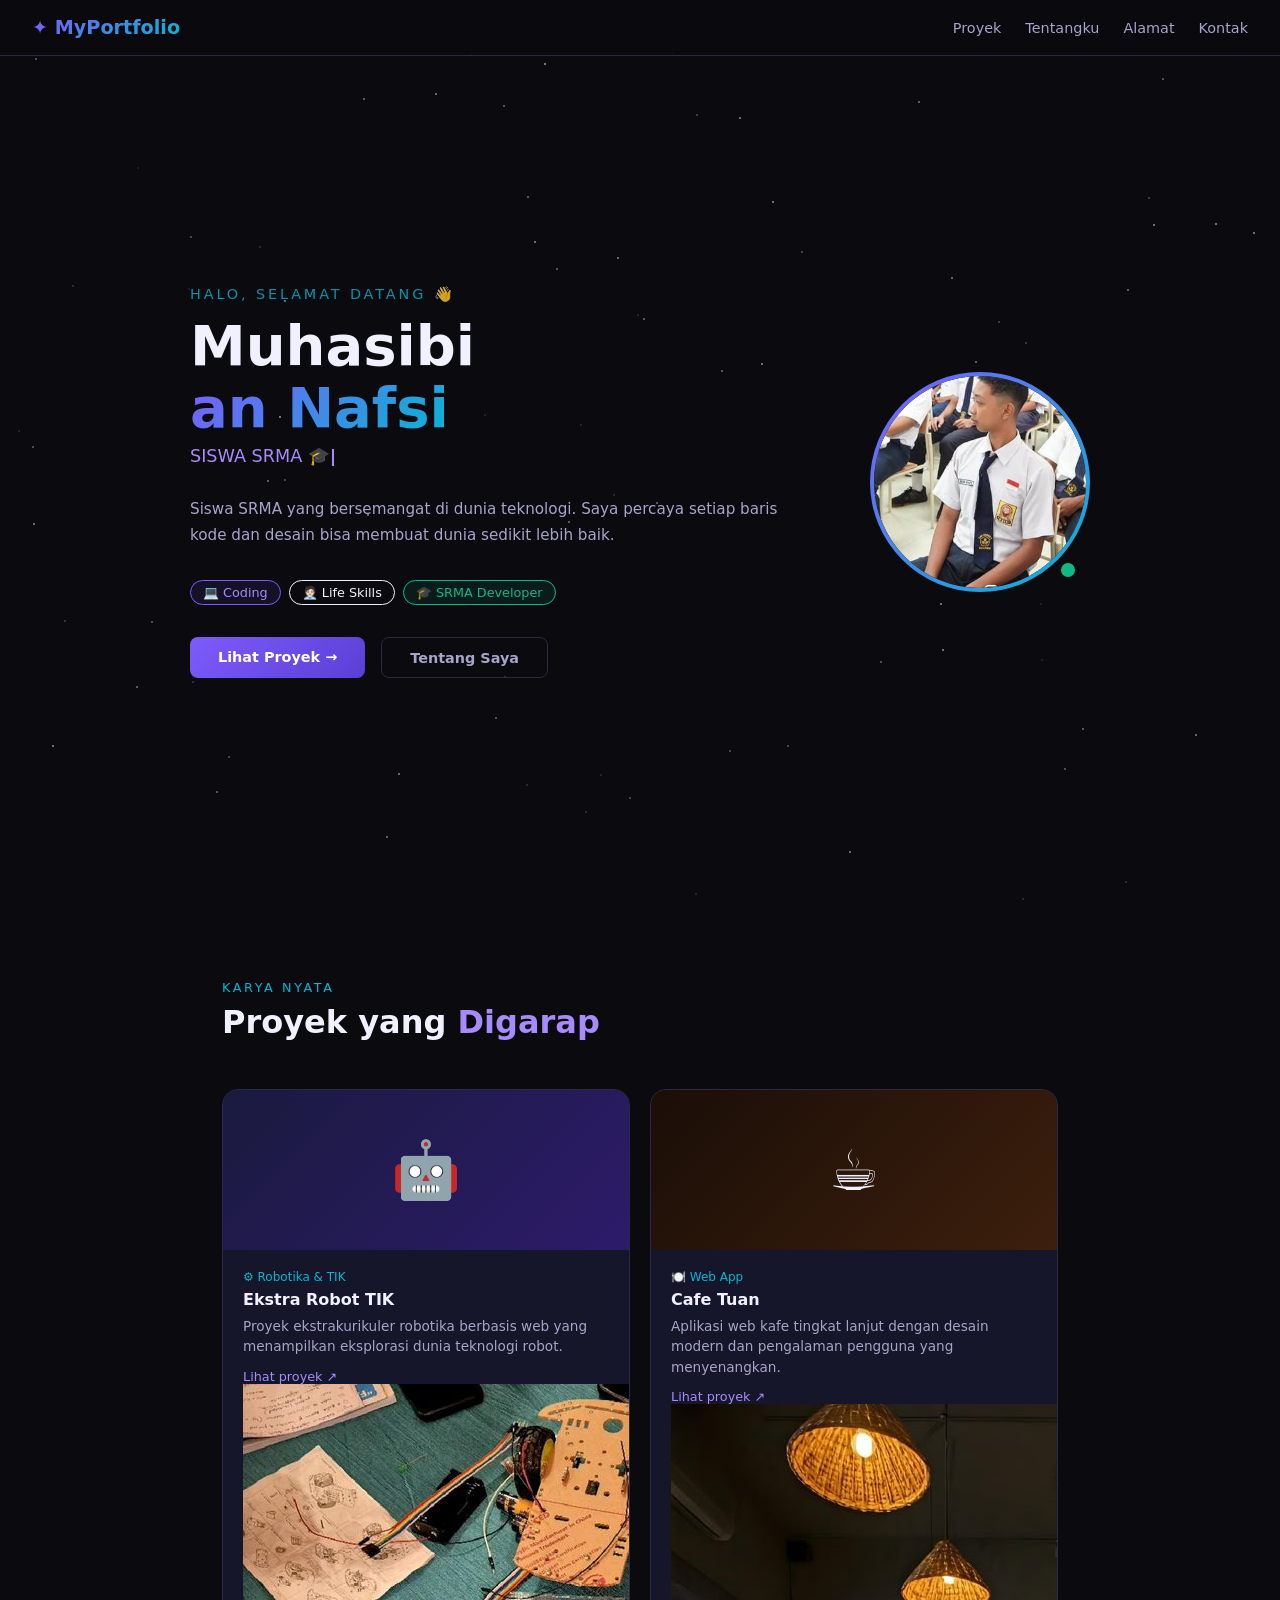
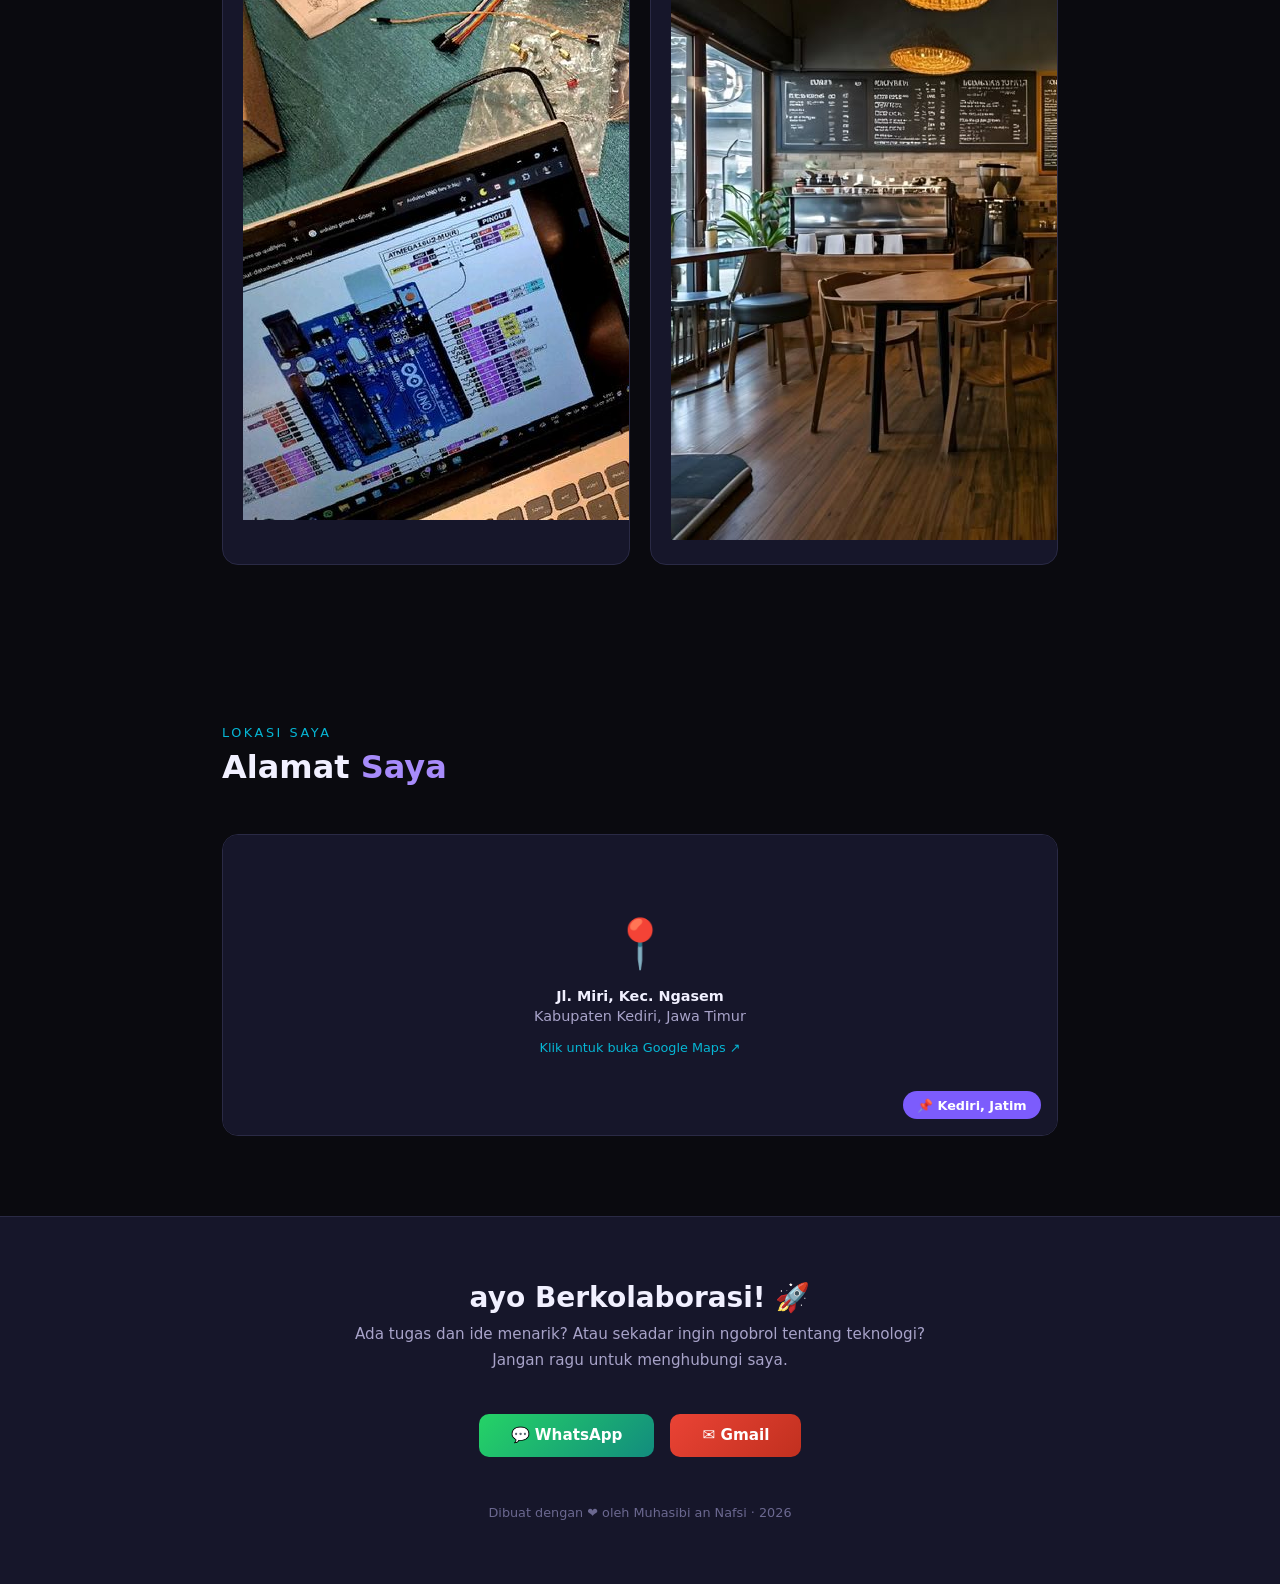
<file: index.html>
<!DOCTYPE html>
<html lang="id">
<head>
  <meta charset="UTF-8">
  <meta name="viewport" content="width=device-width, initial-scale=1.0">
  <title>Portofolio – Muhasibi an Nafsi</title>
  <link rel="stylesheet" href="style.css">
</head>
<body>

  <!-- Background Stars -->
  <div class="stars" id="stars"></div>

  <!-- Navbar -->
  <nav class="navbar">
    <div class="logo">✦ MyPortfolio</div>
    <button class="hamburger" id="hamburger" aria-label="Menu">
      <span></span><span></span><span></span>
    </button>
    <ul class="nav-links" id="nav-links">
      <li><a href="#sec-proyek">Proyek</a></li>
      <li><a href="#" id="btn-tentangku">Tentangku</a></li>
      <li><a href="#sec-alamat">Alamat</a></li>
      <li><a href="#sec-kontak">Kontak</a></li>
    </ul>
  </nav>

  <!-- Hero -->
  <section class="hero">
    <div class="hero-inner">
      <div class="hero-text">
        <p class="greeting">Halo, selamat datang 👋</p>
        <h1 class="hero-name">Muhasibi<br><span>an Nafsi</span></h1>
        <p class="hero-role"><span id="typewriter"></span><span class="cursor"></span></p>
        <p class="hero-bio">Siswa SRMA yang bersemangat di dunia teknologi. Saya percaya setiap baris kode dan desain bisa membuat dunia sedikit lebih baik.</p>
        <div class="tags">
          <span class="tag coding">💻 Coding</span>
          <span class="tag life skills">🧑🏻‍💼 Life Skills</span>
          <span class="tag status">🎓 SRMA Developer</span>
        </div>
        <div class="hero-cta">
          <a href="#sec-proyek" class="btn-primary">Lihat Proyek →</a>
          <a href="#" class="btn-sec" id="btn-tentangku-hero">Tentang Saya</a>
        </div>
      </div>
      <div class="avatar-wrap">
        <div class="avatar-ring">
          <div class="avatar-inner">
            <img src="hitamlu.jpeg" alt="Foto Muhasibi" onerror="this.style.display='none';this.nextElementSibling.style.display='flex'">
            <div class="avatar-fallback">🧑‍💻</div>
          </div>
        </div>
        <div class="status-dot" title="Aktif belajar!"></div>
      </div>
    </div>
  </section>

  <!-- Section: Tentangku (hidden toggle) -->
  <div id="section-tentangku" class="hidden-section">
    <div class="sec-label">Kenali Saya</div>
    <h2 class="sec-title">Tentang <span>Saya</span></h2>
    <div class="about-card">
      <div class="about-text">
        <p>Halo! Saya <strong>Muhasibi an Nafsi</strong>, seorang siswa yang memiliki minat besar dalam dunia teknologi, khususnya coding dan desain.</p>
        <p>halo saya muhasibi, seorang pelajar fana yang tidak mengejar keabadian, melainkan ingin meninggalkan jejak bermakna di antara waktu dan takdir. Mengingat sic transit gloria mundi bahwa segala kejayaan hanyalah sementara dan kita semua pada akhirnya akan kembali menjadi debu, saya memilih untuk tidak gentar menghadapi akhir. Melainkan hidup sepenuhnya, sebab memento mori: hidup ini singkat, maka setiap langkah harus memiliki arti.</p>
        <p>Dengan kerja keras dan belajar, saya yakin dapat mencapai tujuan dan memberikan kontribusi positif dalam dunia teknologi.</p>
      </div>
      <div class="skills-wrap">
        <p class="skills-label">Keterampilan</p>
        <div class="skills-grid">
          <div class="skill-item"><span>🌐</span><p>HTML/CSS</p></div>
          <div class="skill-item"><span>⚙️</span><p>JavaScript</p></div>
          <div class="skill-item"><span>🧭</span><p>life skills</p></div>
          <div class="skill-item"><span>📱</span><p>Responsive</p></div>
          <div class="skill-item"><span>🤖</span><p>Robotika</p></div>
          <div class="skill-item"><span>✨</span><p>Kreatif</p></div>
        </div>
      </div>
    </div>

    <div class="life-wrap">
      <p class="skills-label">Perjalanan Hidup</p>
      <div class="life-grid">
        <a href="http://127.0.0.1:5503/SD.html" class="life-card">
          <div class="life-icon">🏫</div>
          <div class="life-phase">Fase 1</div>
          <div class="life-name">Kehidupan SD</div>
          <div class="life-desc">Awal perjalanan, penuh rasa ingin tahu dan semangat belajar.</div>
        </a>
        <a href="http://127.0.0.1:5501/SMP.html" class="life-card">
          <div class="life-icon">📚</div>
          <div class="life-phase">Fase 2</div>
          <div class="life-name">Kehidupan SMP</div>
          <div class="life-desc">Mulai mengenal dunia teknologi dan coding pertama kali.</div>
        </a>
        <a href="http://127.0.0.1:5502/SRMA.html" class="life-card">
          <div class="life-icon">💡</div>
          <div class="life-phase">Fase 3 — Sekarang</div>
          <div class="life-name">Kehidupan SRMA</div>
          <div class="life-desc">Mengembangkan proyek nyata dan menjadi developer muda.</div>
        </a>
      </div>
    </div>
  </div>

  <!-- Section: Proyek -->
  <section class="sec" id="sec-proyek">
    <div class="sec-label">Karya Nyata</div>
    <h2 class="sec-title">Proyek yang <span>Digarap</span></h2>
    <div class="project-grid">
      <a href="https://muhasibiannafsi.github.io/eksta-robot/" class="project-card" target="_blank">
        <div class="project-img robot-bg">🤖</div>
        <div class="project-body">
          <div class="project-tag">⚙️ Robotika & TIK</div>
          <div class="project-title">Ekstra Robot TIK</div>
          <div class="project-desc">Proyek ekstrakurikuler robotika berbasis web yang menampilkan eksplorasi dunia teknologi robot.</div>
          <div class="proj-link">Lihat proyek <span>↗</span></div>
          <img src="robot.jpg" alt="robot">
        </div>
      </a>
      <a href="https://muhasibiannafsi.github.io/cafe-yang-tingkat-lanjut/" class="project-card" target="_blank">
        <div class="project-img cafe-bg">☕</div>
        <div class="project-body">
          <div class="project-tag">🍽️ Web App</div>
          <div class="project-title">Cafe Tuan</div>
          <div class="project-desc">Aplikasi web kafe tingkat lanjut dengan desain modern dan pengalaman pengguna yang menyenangkan.</div>
          <div class="proj-link">Lihat proyek <span>↗</span></div>
          <img src="cafe.jpg" alt="cafe">
        </div>
      </a>
    </div>
  </section>

  <!-- Section: Alamat -->
  <section class="sec" id="sec-alamat">
    <div class="sec-label">Lokasi Saya</div>
    <h2 class="sec-title">Alamat <span>Saya</span></h2>
    <div class="map-wrap">
      <a class="map-link" href="https://www.google.com/maps/place/DERINZA/@-7.7961818,112.0410421,17z" target="_blank">
        <div class="map-placeholder">
          <div class="map-pin">📍</div>
          <div class="map-addr">
            <strong>Jl. Miri, Kec. Ngasem</strong>
            Kabupaten Kediri, Jawa Timur
          </div>
          <div class="map-hint">Klik untuk buka Google Maps ↗</div>
        </div>
        <span class="map-badge">📌 Kediri, Jatim</span>
      </a>
    </div>
  </section>

  <!-- Footer / Kontak -->
  <footer id="sec-kontak">
    <div class="contact-heading">ayo Berkolaborasi! 🚀</div>
    <p class="contact-sub">Ada tugas dan ide menarik? Atau sekadar ingin ngobrol tentang teknologi?<br>Jangan ragu untuk menghubungi saya.</p>
    <div class="contact-btns">
      <a href="https://wa.me/6289685595566?text=Halo%20saya%20tertarik%20dengan%20proyek%20anda" target="_blank" class="btn-wa">💬 WhatsApp</a>
      <a href="mailto:chilkid287@gmail.com" class="btn-gm">✉️ Gmail</a>
    </div>
    <p class="footer-note">Dibuat dengan ❤️ oleh Muhasibi an Nafsi · 2026</p>
  </footer>

  <script src="script.js"></script>
</body>
</html>
</file>
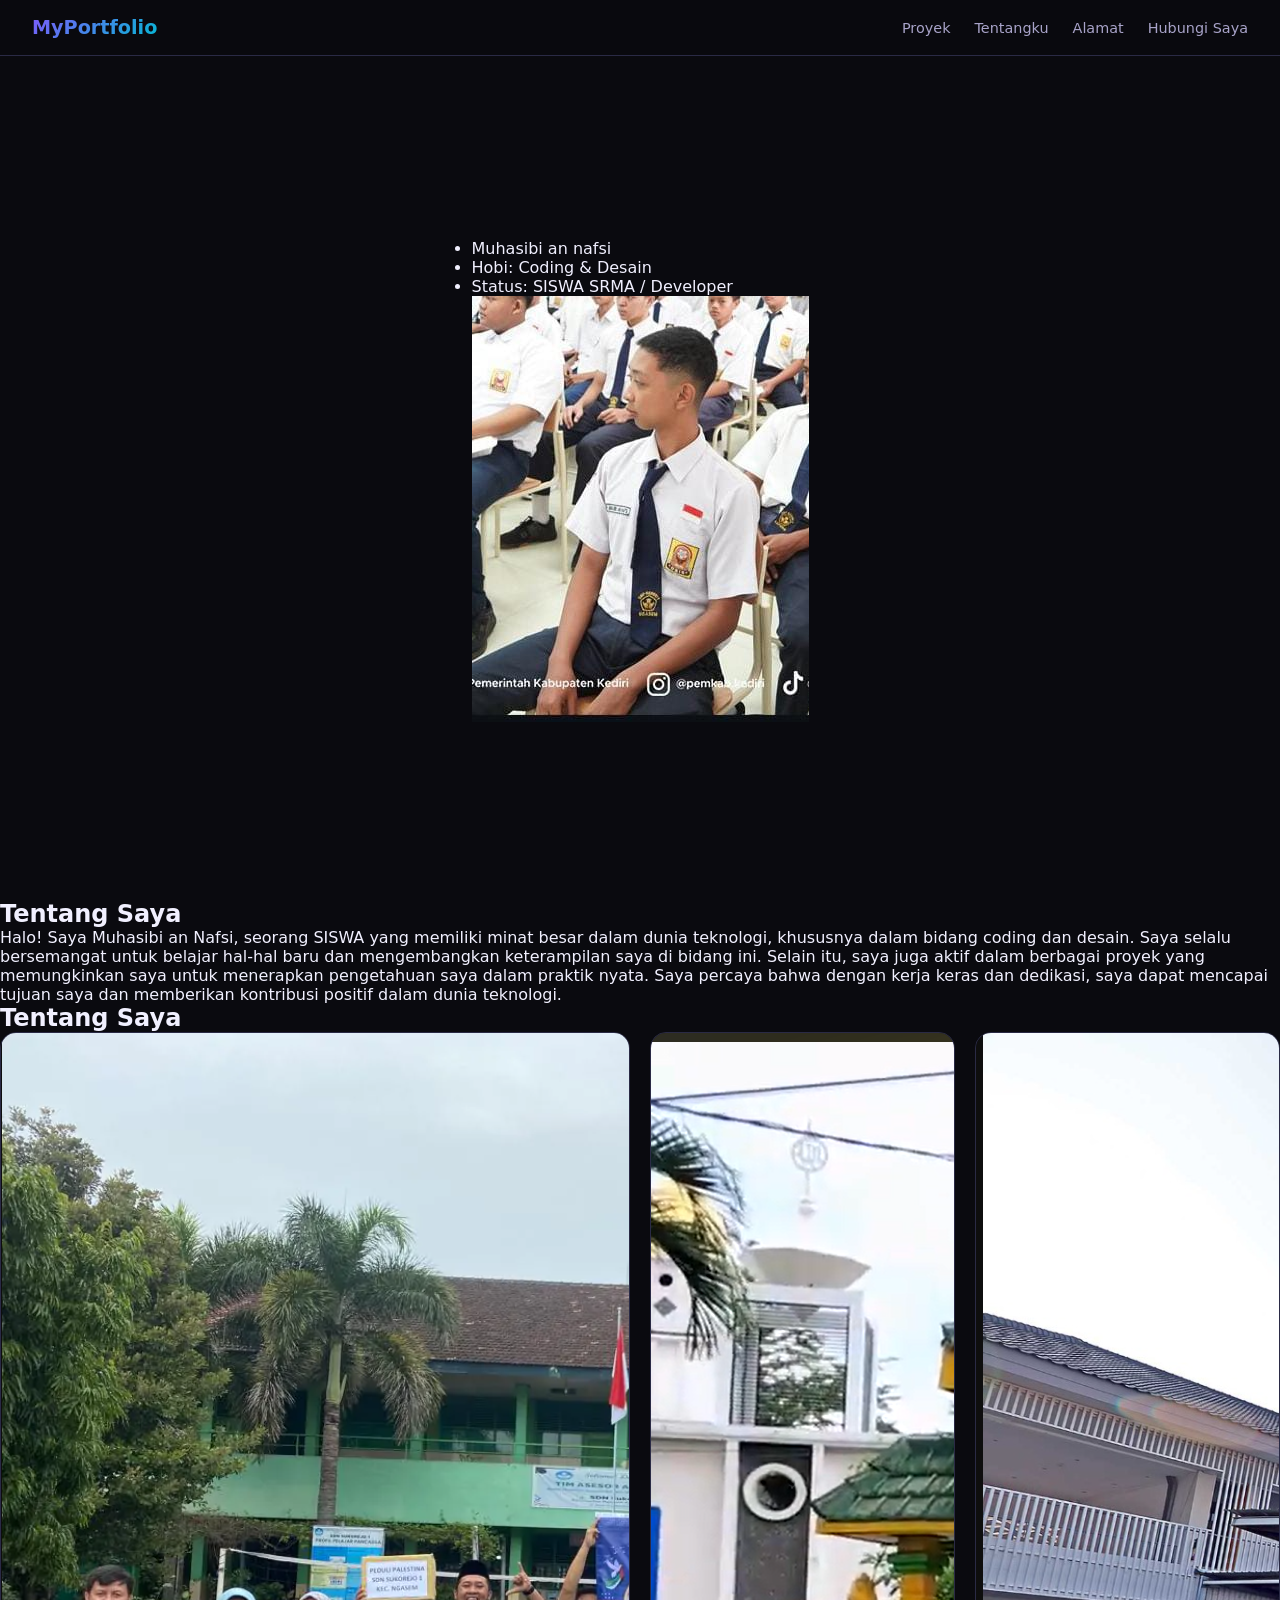
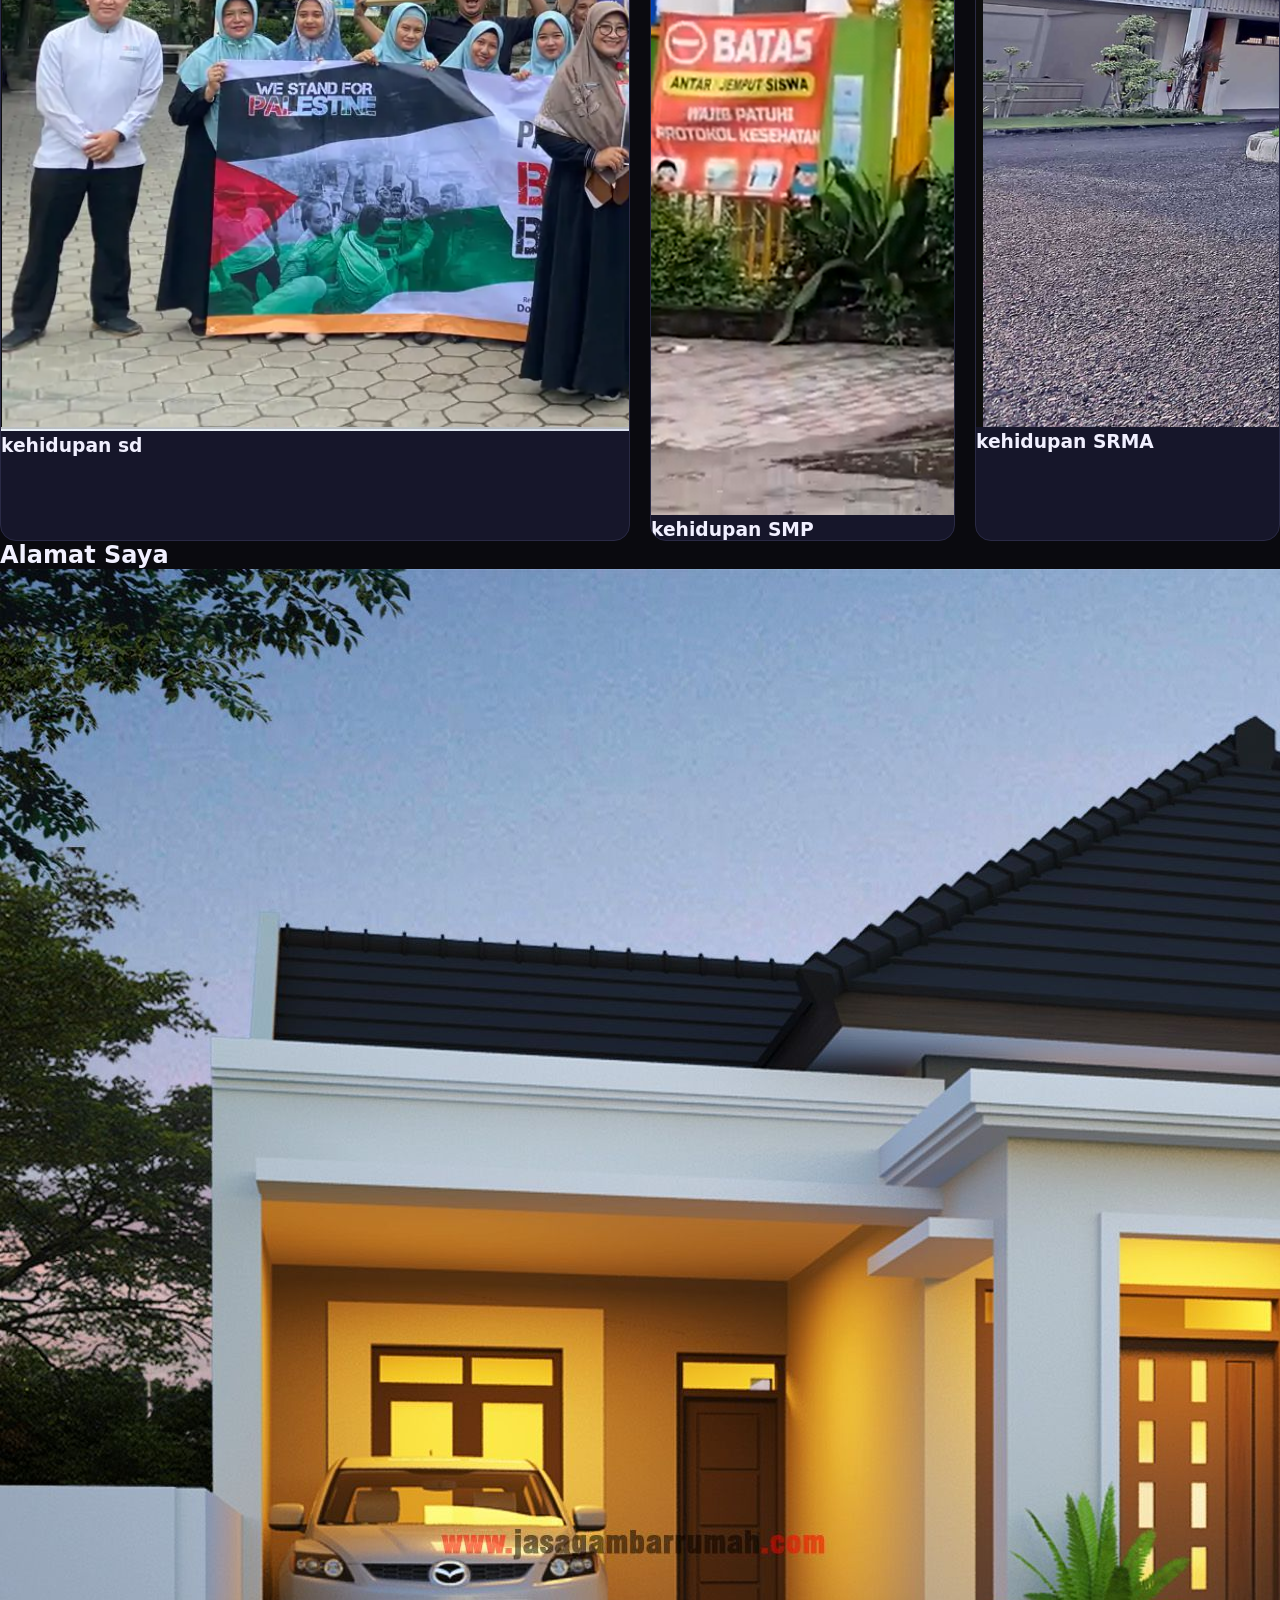
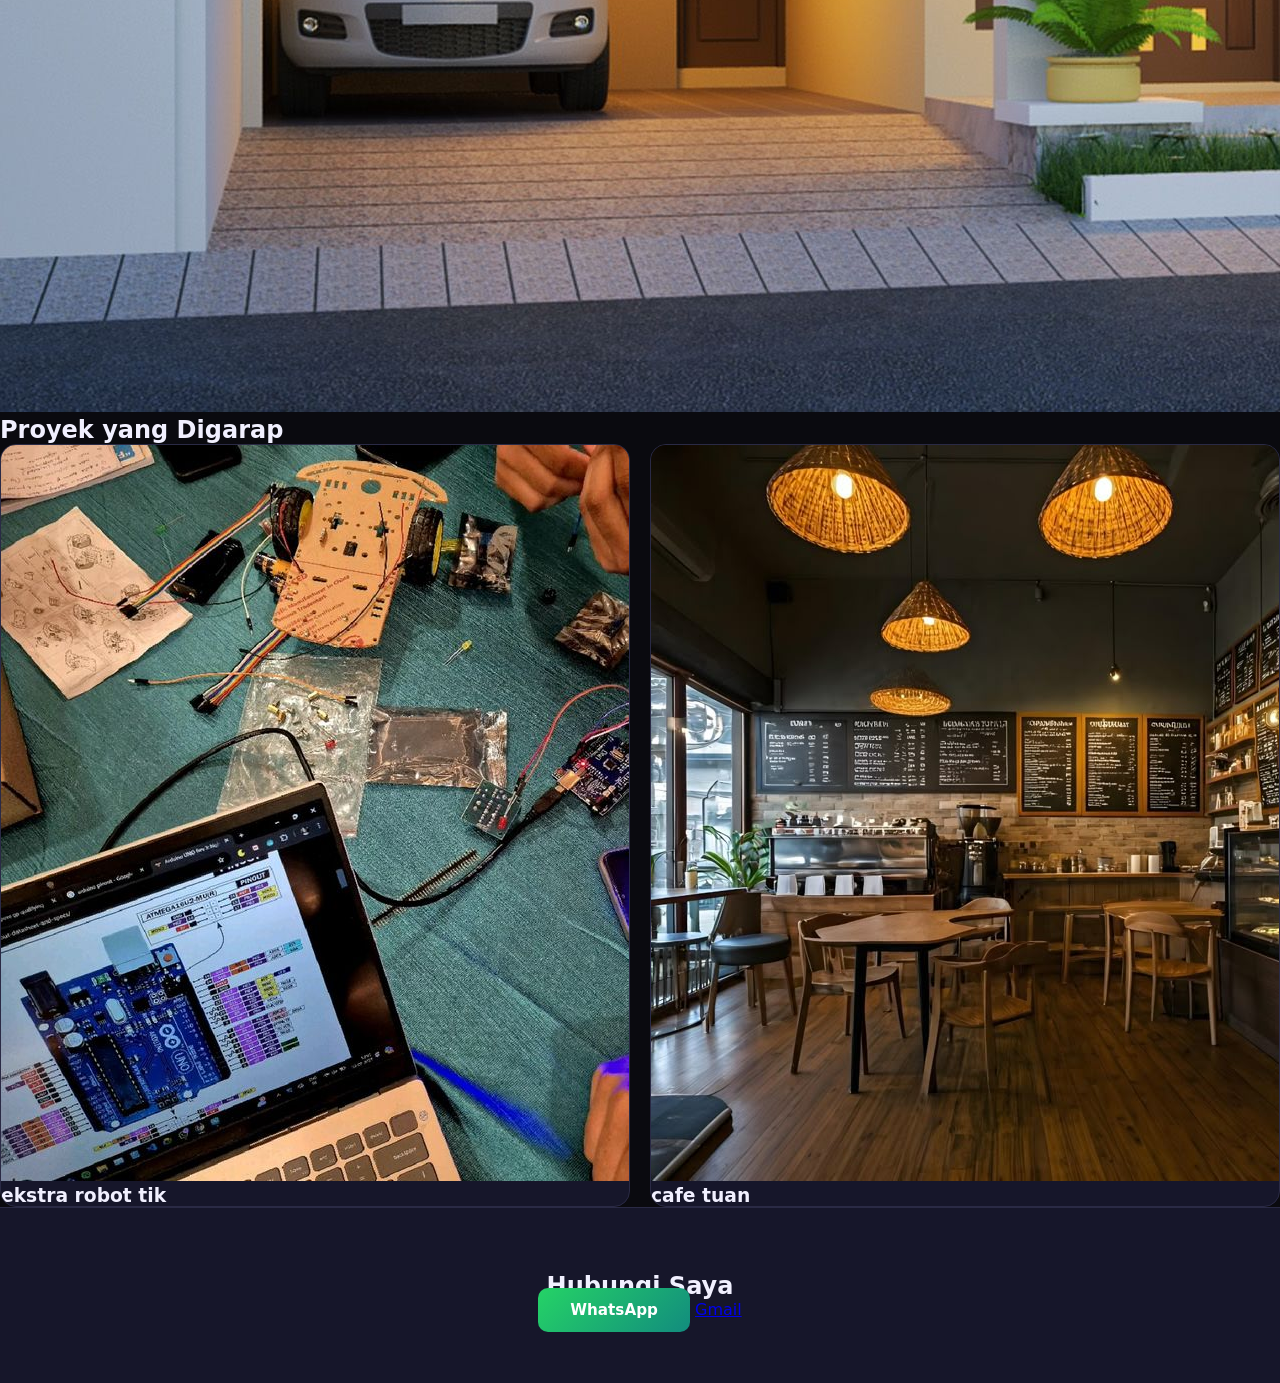
<file: indek.html>
<!DOCTYPE html>
<html lang="id">

<head>
    <meta charset="UTF-8">
    <meta name="viewport" content="width=device-width, initial-scale=1.0">
    <title>Portofolio Saya</title>
    <link rel="stylesheet" href="style.css">
</head>

<body>

    <nav class="navbar">
        <div class="logo">MyPortfolio</div>
        <ul class="nav-links">
            <li><a href="#proyek">Proyek</a></li>
            <li><a href="#" id="btn-tentangku">Tentangku</a></li>
            <li><a href="#alamat">Alamat</a></li>
            <li><a href="#kontak">Hubungi Saya</a></li>
        </ul>
    </nav>

    <header class="hero">
        <div class="hero-content">
            <ul class="biodata">
                <li>Muhasibi an nafsi</li>
                <li>Hobi: Coding & Desain</li>
                <li>Status: SISWA SRMA / Developer</li>
            </ul>
            <div class="foto-profil">
                <img src="hitamlu.jpeg" alt="Foto Saya">
            </div>
        </div>
    </header>

    

    <section id="tentangku-section" class="hidden">
        <div class="container-tentangku">
            <h2>Tentang Saya</h2>
            <div class="card-container">
                <p>Halo! Saya Muhasibi an Nafsi, seorang SISWA yang memiliki minat besar dalam dunia teknologi, khususnya dalam bidang coding dan desain. Saya selalu bersemangat untuk belajar hal-hal baru dan mengembangkan keterampilan saya di bidang ini. Selain itu, saya juga aktif dalam berbagai proyek yang memungkinkan saya untuk menerapkan pengetahuan saya dalam praktik nyata. Saya percaya bahwa dengan kerja keras dan dedikasi, saya dapat mencapai tujuan saya dan memberikan kontribusi positif dalam dunia teknologi.</p>
            </div>
        <div class="container-tentangku">
            <h2>Tentang Saya</h2>
            <div class="card-container">

                 <div class="project-grid">
               <a href="http://127.0.0.1:5503/SD.html" class="project-card">
                <img src="SD.png" alt="Proyek 1">
                <div class="project-info">
                    <h3>kehidupan sd</h3>
                </div>
               </a>
                 <div class="project-grid">
               <a href="http://127.0.0.1:5501/SMP.html" class="project-card">
                <img src="SMP.png" alt="Proyek 1">
                <div class="project-info">
                    <h3>kehidupan SMP</h3>
                </div>
               </a>
                <div class="project-grid">
               <a href="http://127.0.0.1:5502/SRMA.html" class="project-card">
                <img src="SRMA.png" alt="Proyek 1">
                <div class="project-info">
                    <h3>kehidupan SRMA</h3>
                </div>
               </a>
            </div>
        </div>
    </section>

    <section id="alamat">
        <h2>Alamat Saya</h2>
        <div class="rumah-container">
            <a href="https://www.google.com/maps/place/DERINZA/@-7.7961818,112.0410421,17z/data=!4m15!1m8!3m7!1s0x2e7857568345a993:0x3facb1099c20fab9!2sJl.+Miri,+Kec.+Ngasem,+Kabupaten+Kediri,+Jawa+Timur!3b1!8m2!3d-7.7956473!4d112.0436247!16s%2Fg%2F1hm4wj659!3m5!1s0x2e7857570e2b7f69:0xae34201c643025cc!8m2!3d-7.795965!4d112.04338!16s%2Fg%2F11t0gn72p6?entry=ttu&g_ep=EgoyMDI2MDQyMi4wIKXMDSoASAFQAw%3D%3D" target="_blank">
                <img src="rumahgw.jpg" alt="Gambar Rumah" class="img-rumah">
                
            </a>
        </div>
    </section>

    <section id="proyek">
        <h2>Proyek yang Digarap</h2>
        <div class="project-grid">
            <a href="http://127.0.0.1:5505/robot.html#join" class="project-card">
                <img src="robot.jpg" alt="Proyek 1">
                <div class="project-info">
                    <h3>ekstra robot tik</h3>
                </div>
            </a>
            <a href="file:///C:/Users/SRMA24KDR070/OneDrive/Documents/kode/cafe%20yang%20tingkat%20lanjut/indek.html" class="project-card">
                <img src="cafe.jpg" alt="Proyek 2">
                <div class="project-info">
                    <h3>cafe tuan</h3>
                </div>
            </a>
        </div>
    </section>

    <footer id="kontak">
        <h2>Hubungi Saya</h2>
        <div class="contact-links">
            <a href="https://wa.me/6289685595566?text=Halo%20saya%20tertarik%20dengan%20proyek%20anda" target="_blank"
                class="btn-wa">WhatsApp</a>
            <a href="mailto:chilkid287@gmail.com" class="btn-gmail">Gmail</a>
        </div>
    </footer>

    <script src="script.js"></script>
</body>

</html>
</file>
<file: style.css>
/* ===========================
   RESET & ROOT VARIABLES
=========================== */
*, *::before, *::after {
  margin: 0;
  padding: 0;
  box-sizing: border-box;
}

:root {
  --bg:       #0a0a0f;
  --bg2:      #111118;
  --bg3:      #1a1a2e;
  --accent:   #7c5cfc;
  --accent2:  #a78bfa;
  --accent3:  #06b6d4;
  --text:     #f1f0ff;
  --text2:    #a8a3c9;
  --text3:    #6b6890;
  --card:     #16162a;
  --card2:    #1e1e35;
  --border:   #2a2a45;
  --green:    #10b981;
}

html {
  scroll-behavior: smooth;
}

body {
  background: var(--bg);
  color: var(--text);
  font-family: 'Segoe UI', system-ui, sans-serif;
  overflow-x: hidden;
}

/* ===========================
   STAR BACKGROUND
=========================== */
.stars {
  position: fixed;
  top: 0; left: 0;
  width: 100%; height: 100%;
  pointer-events: none;
  z-index: 0;
  overflow: hidden;
}

.star {
  position: absolute;
  width: 2px; height: 2px;
  background: #fff;
  border-radius: 50%;
  animation: twinkle var(--d, 3s) var(--delay, 0s) infinite;
}

@keyframes twinkle {
  0%, 100% { opacity: 0.1; transform: scale(1); }
  50%       { opacity: 0.8; transform: scale(1.5); }
}

/* ===========================
   NAVBAR
=========================== */
.navbar {
  position: fixed;
  top: 0; left: 0; right: 0;
  z-index: 100;
  display: flex;
  align-items: center;
  justify-content: space-between;
  padding: 1rem 2rem;
  background: rgba(10, 10, 15, 0.85);
  backdrop-filter: blur(16px);
  border-bottom: 1px solid var(--border);
}

.logo {
  font-size: 1.2rem;
  font-weight: 700;
  background: linear-gradient(135deg, var(--accent), var(--accent3));
  -webkit-background-clip: text;
  -webkit-text-fill-color: transparent;
}

.nav-links {
  display: flex;
  gap: 1.5rem;
  list-style: none;
}

.nav-links a {
  color: var(--text2);
  text-decoration: none;
  font-size: 0.9rem;
  transition: color 0.2s;
}

.nav-links a:hover {
  color: var(--accent2);
}

/* Hamburger (mobile) */
.hamburger {
  display: none;
  flex-direction: column;
  gap: 5px;
  background: none;
  border: none;
  cursor: pointer;
  padding: 4px;
}

.hamburger span {
  display: block;
  width: 24px; height: 2px;
  background: var(--text2);
  border-radius: 2px;
  transition: all 0.3s;
}

.hamburger.open span:nth-child(1) { transform: translateY(7px) rotate(45deg); }
.hamburger.open span:nth-child(2) { opacity: 0; }
.hamburger.open span:nth-child(3) { transform: translateY(-7px) rotate(-45deg); }

/* ===========================
   HERO
=========================== */
.hero {
  min-height: 100vh;
  display: flex;
  align-items: center;
  justify-content: center;
  position: relative;
  z-index: 1;
  padding: 6rem 2rem 2rem;
}

.hero-inner {
  display: flex;
  align-items: center;
  gap: 4rem;
  max-width: 900px;
  width: 100%;
  flex-wrap: wrap;
  justify-content: center;
}

.hero-text {
  flex: 1;
  min-width: 260px;
}

.greeting {
  font-size: 0.9rem;
  color: var(--accent3);
  letter-spacing: 0.2em;
  text-transform: uppercase;
  margin-bottom: 0.75rem;
  opacity: 0.8;
}

.hero-name {
  font-size: clamp(2rem, 5vw, 3.5rem);
  font-weight: 800;
  line-height: 1.1;
  margin-bottom: 0.5rem;
}

.hero-name span {
  background: linear-gradient(135deg, var(--accent), var(--accent3));
  -webkit-background-clip: text;
  -webkit-text-fill-color: transparent;
}

.hero-role {
  font-size: 1.1rem;
  color: var(--accent2);
  margin-bottom: 1.5rem;
  min-height: 1.5em;
}

.cursor {
  display: inline-block;
  width: 2px;
  height: 1em;
  background: var(--accent2);
  margin-left: 2px;
  vertical-align: middle;
  animation: blink 0.8s infinite;
}

@keyframes blink {
  0%, 100% { opacity: 1; }
  50%       { opacity: 0; }
}

.hero-bio {
  color: var(--text2);
  line-height: 1.7;
  margin-bottom: 2rem;
  font-size: 0.95rem;
}

/* Tags */
.tags {
  display: flex;
  flex-wrap: wrap;
  gap: 0.5rem;
  margin-bottom: 2rem;
}

.tag {
  padding: 0.25rem 0.75rem;
  border-radius: 999px;
  font-size: 0.8rem;
  border: 1px solid;
}

.tag.coding  { color: var(--accent2); border-color: var(--accent);  background: rgba(124, 92, 252, 0.1); }
.tag.desain  { color: var(--accent3); border-color: var(--accent3); background: rgba(6, 182, 212, 0.1); }
.tag.status  { color: var(--green);   border-color: var(--green);   background: rgba(16, 185, 129, 0.1); }

/* CTA Buttons */
.hero-cta {
  display: flex;
  gap: 1rem;
  flex-wrap: wrap;
}

.btn-primary {
  padding: 0.7rem 1.75rem;
  border-radius: 8px;
  font-size: 0.9rem;
  font-weight: 600;
  cursor: pointer;
  text-decoration: none;
  border: none;
  background: linear-gradient(135deg, var(--accent), #5b3fd4);
  color: #fff;
  transition: transform 0.2s, box-shadow 0.2s;
}

.btn-primary:hover {
  transform: translateY(-2px);
  box-shadow: 0 8px 24px rgba(124, 92, 252, 0.4);
}

.btn-sec {
  padding: 0.7rem 1.75rem;
  border-radius: 8px;
  font-size: 0.9rem;
  font-weight: 600;
  cursor: pointer;
  text-decoration: none;
  border: 1px solid var(--border);
  color: var(--text2);
  background: transparent;
  transition: all 0.2s;
}

.btn-sec:hover {
  border-color: var(--accent2);
  color: var(--accent2);
}

/* ===========================
   AVATAR
=========================== */
.avatar-wrap {
  position: relative;
  flex-shrink: 0;
}

.avatar-ring {
  width: 220px; height: 220px;
  border-radius: 50%;
  padding: 4px;
  background: linear-gradient(135deg, var(--accent), var(--accent3));
  animation: spin 8s linear infinite;
}

@keyframes spin {
  from { transform: rotate(0deg); }
  to   { transform: rotate(360deg); }
}

.avatar-inner {
  width: 100%; height: 100%;
  border-radius: 50%;
  background: var(--card2);
  display: flex;
  align-items: center;
  justify-content: center;
  overflow: hidden;
  animation: spin 8s linear infinite reverse;
}

.avatar-inner img {
  width: 100%; height: 100%;
  object-fit: cover;
  border-radius: 50%;
}

.avatar-fallback {
  font-size: 5rem;
  line-height: 1;
  display: none;
}

.status-dot {
  position: absolute;
  bottom: 12px; right: 12px;
  width: 20px; height: 20px;
  border-radius: 50%;
  background: var(--green);
  border: 3px solid var(--bg);
  animation: pulse 2s infinite;
}

@keyframes pulse {
  0%, 100% { box-shadow: 0 0 0 0 rgba(16, 185, 129, 0.6); }
  50%       { box-shadow: 0 0 0 8px rgba(16, 185, 129, 0); }
}

/* ===========================
   SECTIONS (generic)
=========================== */
.sec {
  padding: 5rem 2rem;
  position: relative;
  z-index: 1;
  max-width: 900px;
  margin: 0 auto;
}

.sec-label {
  font-size: 0.8rem;
  color: var(--accent3);
  letter-spacing: 0.2em;
  text-transform: uppercase;
  margin-bottom: 0.5rem;
}

.sec-title {
  font-size: clamp(1.5rem, 3vw, 2rem);
  font-weight: 700;
  margin-bottom: 3rem;
}

.sec-title span {
  color: var(--accent2);
}

/* ===========================
   HIDDEN SECTION (Tentangku)
=========================== */
.hidden-section {
  display: none;
  max-width: 900px;
  margin: 0 auto;
  padding: 0 2rem 5rem;
  position: relative;
  z-index: 1;
}

.hidden-section.show {
  display: block;
}

/* About card */
.about-card {
  background: var(--card);
  border: 1px solid var(--border);
  border-radius: 20px;
  padding: 2.5rem;
  display: flex;
  gap: 2.5rem;
  align-items: flex-start;
  flex-wrap: wrap;
}

.about-text {
  flex: 1;
  min-width: 200px;
}

.about-text p {
  color: var(--text2);
  line-height: 1.8;
  font-size: 0.95rem;
  margin-bottom: 1rem;
}

.about-text strong {
  color: var(--text);
}

.skills-wrap { min-width: 200px; }

.skills-label {
  font-size: 0.85rem;
  color: var(--text3);
  text-transform: uppercase;
  letter-spacing: 0.1em;
  margin-bottom: 0.75rem;
}

.skills-grid {
  display: grid;
  grid-template-columns: repeat(auto-fit, minmax(100px, 1fr));
  gap: 0.75rem;
}

.skill-item {
  background: var(--card2);
  border: 1px solid var(--border);
  border-radius: 10px;
  padding: 0.75rem;
  text-align: center;
}

.skill-item span {
  display: block;
  font-size: 1.5rem;
  margin-bottom: 0.3rem;
}

.skill-item p {
  font-size: 0.8rem;
  color: var(--text2);
}

/* Life journey */
.life-wrap {
  margin-top: 2.5rem;
}

.life-grid {
  display: grid;
  grid-template-columns: repeat(auto-fit, minmax(220px, 1fr));
  gap: 1.25rem;
}

.life-card {
  background: var(--card);
  border: 1px solid var(--border);
  border-radius: 16px;
  padding: 1.5rem;
  cursor: pointer;
  transition: all 0.25s;
  text-decoration: none;
  color: var(--text);
  display: block;
}

.life-card:hover {
  border-color: var(--accent2);
  transform: translateY(-4px);
}

.life-icon  { font-size: 2.5rem; margin-bottom: 1rem; }
.life-phase { font-size: 0.75rem; color: var(--accent3); text-transform: uppercase; letter-spacing: 0.15em; margin-bottom: 0.25rem; }
.life-name  { font-weight: 600; font-size: 1.05rem; margin-bottom: 0.5rem; }
.life-desc  { font-size: 0.85rem; color: var(--text2); line-height: 1.5; }

/* ===========================
   PROJECT CARDS
=========================== */
.project-grid {
  display: grid;
  grid-template-columns: repeat(auto-fit, minmax(260px, 1fr));
  gap: 1.25rem;
}

.project-card {
  background: var(--card);
  border: 1px solid var(--border);
  border-radius: 16px;
  overflow: hidden;
  text-decoration: none;
  color: var(--text);
  transition: transform 0.25s, border-color 0.25s, box-shadow 0.25s;
  display: block;
}

.project-card:hover {
  transform: translateY(-6px);
  border-color: var(--accent);
  box-shadow: 0 16px 40px rgba(124, 92, 252, 0.2);
}

.project-img {
  width: 100%;
  height: 160px;
  display: flex;
  align-items: center;
  justify-content: center;
  font-size: 3.5rem;
}

.robot-bg { background: linear-gradient(135deg, #1a1a3e, #2d1b6b); }
.cafe-bg  { background: linear-gradient(135deg, #1a0e07, #3d1f0d); }

.project-body    { padding: 1.25rem; }
.project-tag     { font-size: 0.75rem; color: var(--accent3); margin-bottom: 0.4rem; }
.project-title   { font-weight: 600; font-size: 1rem; margin-bottom: 0.4rem; }
.project-desc    { font-size: 0.85rem; color: var(--text2); line-height: 1.5; }
.proj-link       { margin-top: 0.75rem; font-size: 0.8rem; color: var(--accent2); display: flex; align-items: center; gap: 0.25rem; }

/* ===========================
   ALAMAT / MAP
=========================== */
.map-wrap {
  border-radius: 16px;
  overflow: hidden;
  border: 1px solid var(--border);
}

.map-link {
  display: block;
  position: relative;
  text-decoration: none;
}

.map-placeholder {
  height: 300px;
  background: var(--card);
  display: flex;
  flex-direction: column;
  align-items: center;
  justify-content: center;
  gap: 1rem;
  color: var(--text2);
  transition: background 0.2s;
}

.map-placeholder:hover { background: var(--card2); }

.map-pin {
  font-size: 3rem;
  animation: bounce 0.8s ease infinite alternate;
}

@keyframes bounce {
  from { transform: translateY(0); }
  to   { transform: translateY(-10px); }
}

.map-addr        { font-size: 0.9rem; color: var(--text2); text-align: center; }
.map-addr strong { color: var(--text); display: block; margin-bottom: 0.25rem; }
.map-hint        { font-size: 0.8rem; color: var(--accent3); }

.map-badge {
  position: absolute;
  bottom: 1rem; right: 1rem;
  background: var(--accent);
  color: #fff;
  padding: 0.4rem 0.9rem;
  border-radius: 999px;
  font-size: 0.8rem;
  font-weight: 600;
}

/* ===========================
   FOOTER / KONTAK
=========================== */
footer {
  background: var(--card);
  border-top: 1px solid var(--border);
  padding: 4rem 2rem;
  text-align: center;
  position: relative;
  z-index: 1;
}

.contact-heading {
  font-size: 1.75rem;
  font-weight: 700;
  margin-bottom: 0.5rem;
}

.contact-sub {
  color: var(--text2);
  margin-bottom: 2.5rem;
  font-size: 0.95rem;
  line-height: 1.7;
}

.contact-btns {
  display: flex;
  gap: 1rem;
  justify-content: center;
  flex-wrap: wrap;
}

.btn-wa {
  padding: 0.8rem 2rem;
  border-radius: 10px;
  text-decoration: none;
  font-weight: 600;
  font-size: 0.95rem;
  background: linear-gradient(135deg, #25D366, #128C7E);
  color: #fff;
  transition: transform 0.2s, box-shadow 0.2s;
}

.btn-wa:hover {
  transform: translateY(-2px);
  box-shadow: 0 8px 24px rgba(37, 211, 102, 0.35);
}

.btn-gm {
  padding: 0.8rem 2rem;
  border-radius: 10px;
  text-decoration: none;
  font-weight: 600;
  font-size: 0.95rem;
  background: linear-gradient(135deg, #EA4335, #c1301f);
  color: #fff;
  transition: transform 0.2s, box-shadow 0.2s;
}

.btn-gm:hover {
  transform: translateY(-2px);
  box-shadow: 0 8px 24px rgba(234, 67, 53, 0.35);
}

.footer-note {
  margin-top: 3rem;
  font-size: 0.8rem;
  color: var(--text3);
}

/* ===========================
   RESPONSIVE / MOBILE
=========================== */
@media (max-width: 768px) {
  .hamburger { display: flex; }

  .nav-links {
    position: fixed;
    top: 60px; left: 0; right: 0;
    background: rgba(10, 10, 15, 0.97);
    backdrop-filter: blur(16px);
    flex-direction: column;
    align-items: center;
    gap: 1.5rem;
    padding: 2rem 1rem;
    border-bottom: 1px solid var(--border);
    transform: translateY(-110%);
    transition: transform 0.3s ease;
    z-index: 99;
  }

  .nav-links.open { transform: translateY(0); }
  .nav-links a { font-size: 1rem; }
}

@media (max-width: 600px) {
  .navbar { padding: 0.75rem 1.25rem; }
  .hero   { padding: 5rem 1.25rem 2rem; }
  .hero-inner { gap: 2rem; }
  .avatar-ring { width: 160px; height: 160px; }
  .sec { padding: 3.5rem 1.25rem; }
  .hidden-section { padding: 0 1.25rem 3rem; }
  .about-card { padding: 1.5rem; gap: 1.5rem; }
}
</file>
